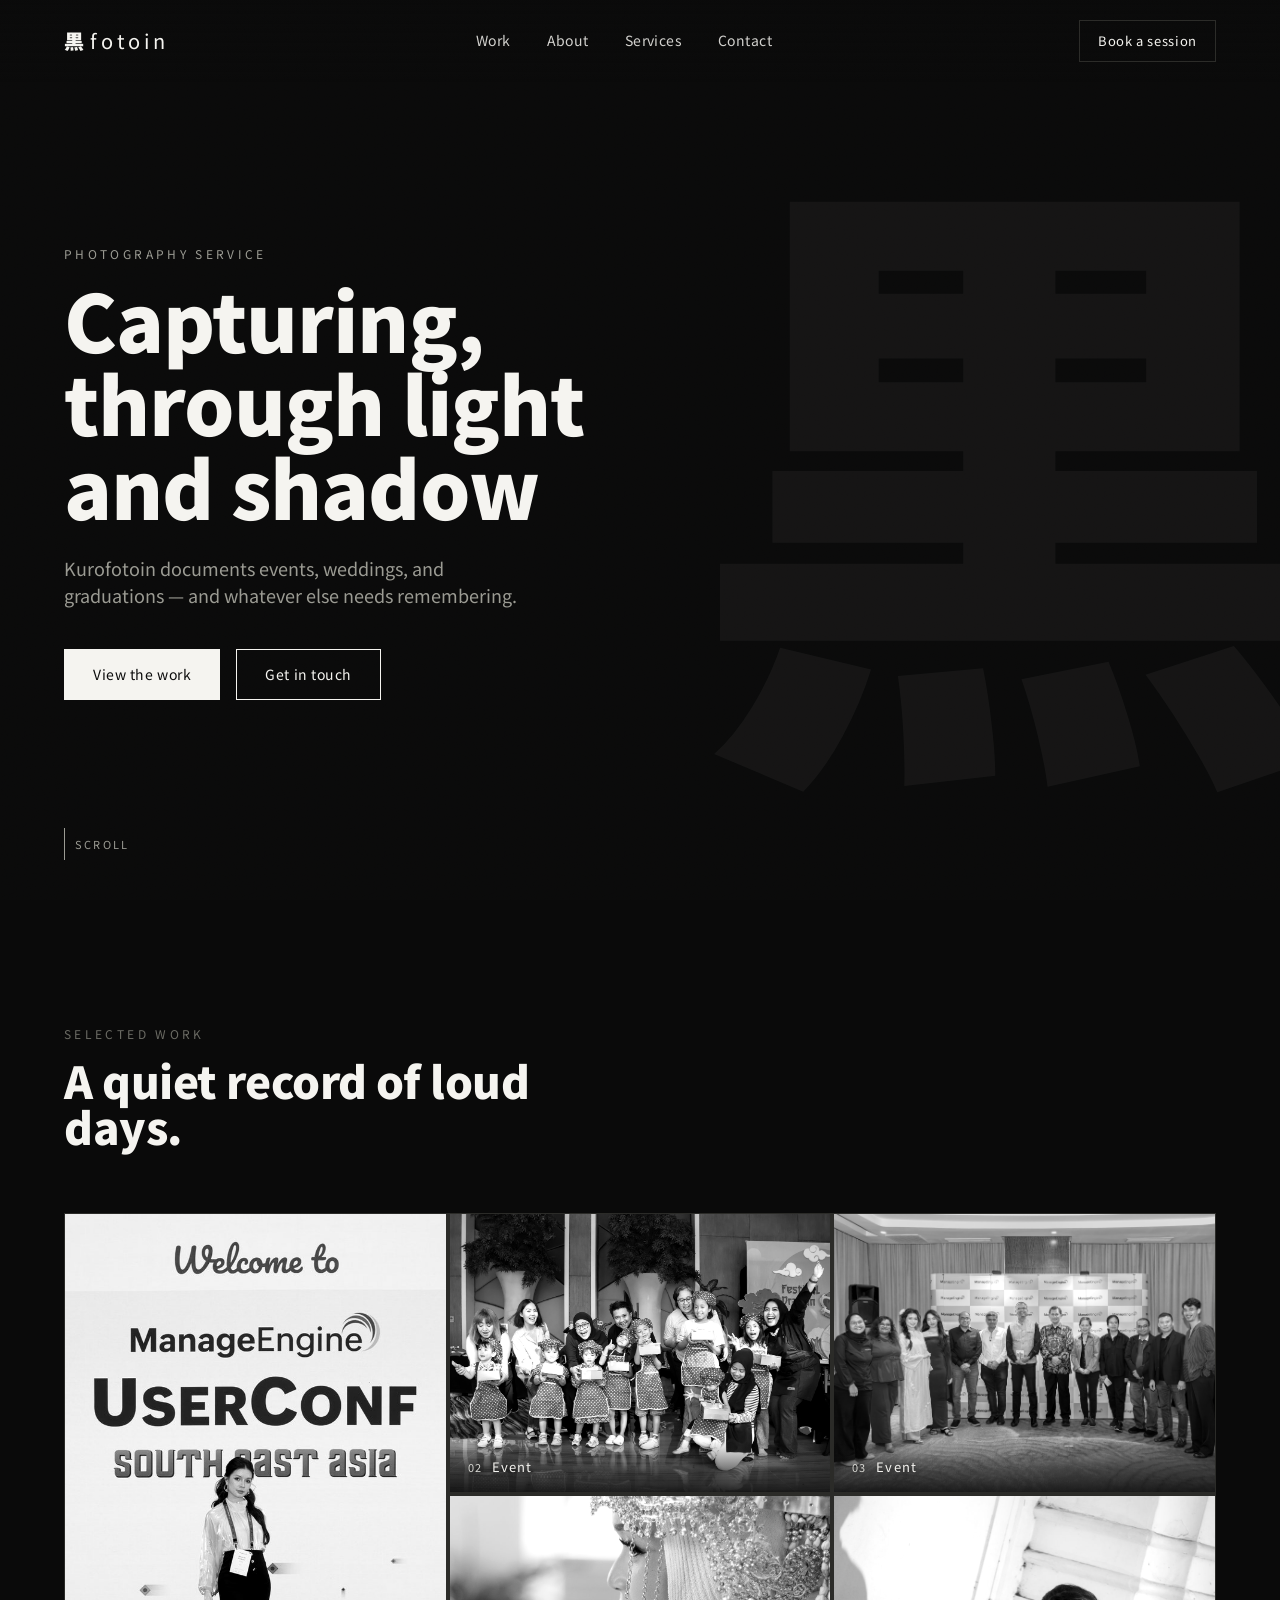
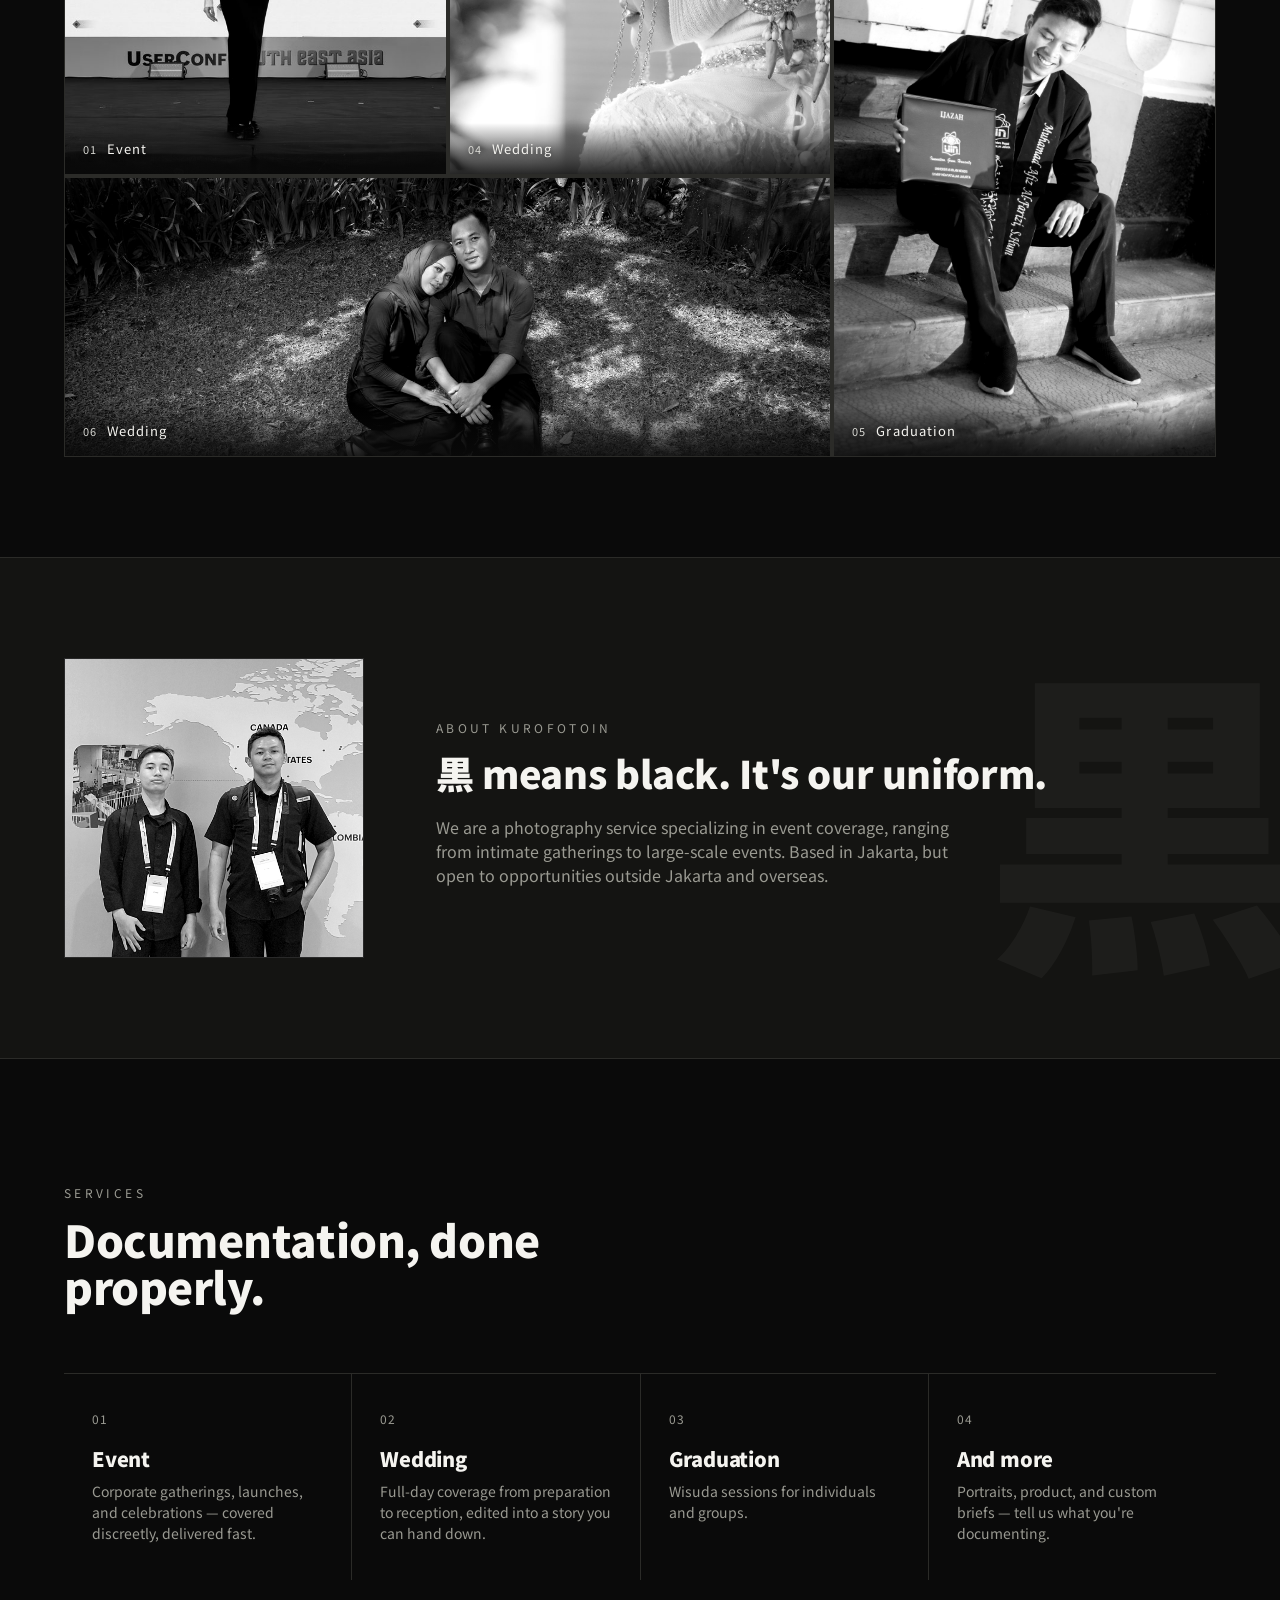
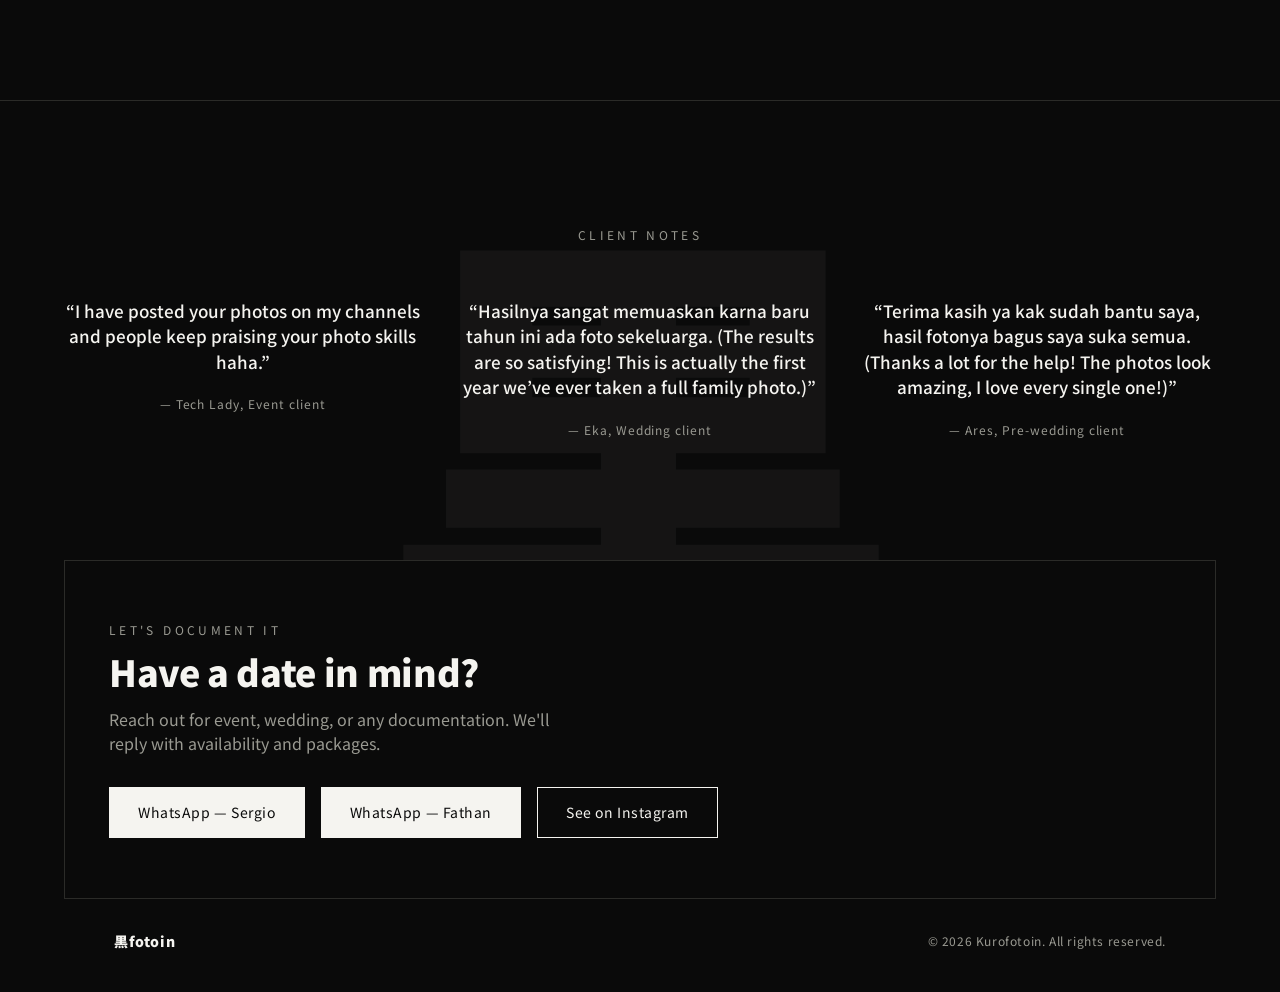
<file: index.html>
<!DOCTYPE html>
<html lang="en">
<head>
<meta charset="UTF-8">
<meta name="viewport" content="width=device-width, initial-scale=1.0">
<title>Kurofotoin — Photography Service</title>
<meta name="description" content="Kurofotoin is a photography service documenting events, weddings, and many more with precision and restraint.">
<link rel="icon" type="image/x-icon" href="assets/favicon.ico">
<link rel="icon" type="image/png" sizes="16x16" href="assets/favicon-16x16.png">
<link rel="icon" type="image/png" sizes="32x32" href="assets/favicon-32x32.png">
<link rel="icon" type="image/png" sizes="48x48" href="assets/favicon-48x48.png">
<link rel="apple-touch-icon" sizes="180x180" href="assets/apple-touch-icon.png">
<link rel="preconnect" href="https://fonts.googleapis.com">
<link rel="preconnect" href="https://fonts.gstatic.com" crossorigin>
<link href="https://fonts.googleapis.com/css2?family=Noto+Sans+JP:wght@400;500;700;900&display=swap" rel="stylesheet">
<link rel="stylesheet" href="style.css">
</head>
<body>

<div class="grain"></div>

<!-- NAV -->
<header class="nav" id="nav">
  <a href="#top" class="nav__mark">黒<span>fotoin</span></a>
  <nav class="nav__links">
    <a href="#work">Work</a>
    <a href="#about">About</a>
    <a href="#services">Services</a>
    <a href="#contact">Contact</a>
  </nav>
  <a href="#contact" class="nav__cta">Book a session</a>
  <button class="nav__toggle" id="navToggle" aria-label="Toggle menu" aria-expanded="false">
    <span></span><span></span>
  </button>
</header>

<!-- HERO -->
<section class="hero" id="top">
  <div class="hero__kanji" aria-hidden="true">黒</div>
  <div class="hero__inner">
    <p class="eyebrow">Photography Service</p>
    <h1 class="hero__title">Capturing,<br>through light<br>and shadow</h1>
    <p class="hero__sub">Kurofotoin documents events, weddings, and graduations — and whatever else needs remembering.</p>
    <div class="hero__actions">
      <a href="#work" class="btn btn--solid">View the work</a>
      <a href="#contact" class="btn btn--ghost">Get in touch</a>
    </div>
  </div>
  <a href="#work" class="hero__scroll" aria-hidden="true"><span></span> Scroll</a>
</section>

<!-- WORK -->
<section class="work" id="work">
  <div class="section__head">
    <p class="eyebrow eyebrow--dark">Selected Work</p>
    <h2>A quiet record of loud days.</h2>
  </div>

  <div class="grid">
    <figure class="frame frame--a" data-tag="Event">
      <img src="assets/work/work-02-event.jpg" alt="Speaker on stage at a corporate conference" loading="lazy">
      <figcaption><span>01</span> Event</figcaption>
    </figure>
    <figure class="frame frame--b" data-tag="Event">
      <img src="assets/work/work-03-event.jpg" alt="Group photo of families at a community event" loading="lazy">
      <figcaption><span>02</span> Event</figcaption>
    </figure>
    <figure class="frame frame--c" data-tag="Event">
      <img src="assets/work/work-05-event-wide.jpg" alt="Group photo of a corporate conference team" loading="lazy">
      <figcaption><span>03</span> Event</figcaption>
    </figure>
    <figure class="frame frame--d" data-tag="Wedding">
      <img src="assets/work/work-01-wedding.jpg" alt="Bride portrait with traditional headpiece, close up" loading="lazy">
      <figcaption><span>04</span> Wedding</figcaption>
    </figure>
    <figure class="frame frame--e" data-tag="Graduation">
      <img src="assets/work/work-04-graduation.jpg" alt="Graduate sitting on steps holding diploma" loading="lazy">
      <figcaption><span>05</span> Graduation</figcaption>
    </figure>
    <figure class="frame frame--f" data-tag="Wedding">
      <img src="assets/work/work-06-wedding.jpg" alt="Couple sitting together in a garden, prewedding session" loading="lazy">
      <figcaption><span>06</span> Wedding</figcaption>
    </figure>
  </div>
</section>

<!-- ABOUT -->
<section class="about" id="about">
  <div class="about__kanji" aria-hidden="true">黒</div>
  <div class="about__mark">
    <img src="assets/about-duo.jpg" alt="The two of us behind Kurofotoin on set" loading="lazy">
  </div>
  <div class="about__text">
    <p class="eyebrow">About Kurofotoin</p>
    <h2>黒 means black. It's our uniform.</h2>
    <p>We are a photography service specializing in event coverage, ranging from intimate gatherings to large-scale events. Based in Jakarta, but open to opportunities outside Jakarta and overseas.</p>
  </div>
</section>

<!-- SERVICES -->
<section class="services" id="services">
  <div class="section__head section__head--light">
    <p class="eyebrow eyebrow--dark">Services</p>
    <h2>Documentation, done properly.</h2>
  </div>
  <div class="services__grid">
    <div class="service">
      <span class="service__num">01</span>
      <h3>Event</h3>
      <p>Corporate gatherings, launches, and celebrations — covered discreetly, delivered fast.</p>
    </div>
    <div class="service">
      <span class="service__num">02</span>
      <h3>Wedding</h3>
      <p>Full-day coverage from preparation to reception, edited into a story you can hand down.</p>
    </div>
    <div class="service">
      <span class="service__num">03</span>
      <h3>Graduation</h3>
      <p>Wisuda sessions for individuals and groups.</p>
    </div>
    <div class="service">
      <span class="service__num">04</span>
      <h3>And more</h3>
      <p>Portraits, product, and custom briefs — tell us what you're documenting.</p>
    </div>
  </div>
</section>

<!-- TESTIMONIALS -->
<section class="testimonials">
  <div class="hero__kanji hero__kanji--light" aria-hidden="true">黒</div>
  <p class="eyebrow">Client Notes</p>
  <div class="testimonials__list">
    <blockquote>
      <p>“I have posted your photos on my channels and people keep praising your photo skills haha.”</p>
      <cite>— Tech Lady, Event client</cite>
    </blockquote>
    <blockquote>
      <p>“Hasilnya sangat memuaskan karna baru tahun ini ada foto sekeluarga. (The results are so satisfying! This is actually the first year we’ve ever taken a full family photo.)”</p>
      <cite>— Eka, Wedding client</cite>
    </blockquote>
    <blockquote>
      <p>“Terima kasih ya kak sudah bantu saya, hasil fotonya bagus saya suka semua. (Thanks a lot for the help! The photos look amazing, I love every single one!)”</p>
      <cite>— Ares, Pre-wedding client</cite>
    </blockquote>
  </div>
</section>

<!-- CONTACT -->
<section class="contact" id="contact">
  <div class="contact__card">
    <div class="contact__right">
      <p class="eyebrow">Let's document it</p>
      <h2>Have a date in mind?</h2>
      <p class="contact__sub">Reach out for event, wedding, or any documentation. We'll reply with availability and packages.</p>
      <div class="contact__actions">
        <a href="https://wa.me/6287777003015" class="btn btn--solid" target="_blank" rel="noopener">WhatsApp — Sergio</a>
        <a href="https://wa.me/6289525091951" class="btn btn--solid" target="_blank" rel="noopener">WhatsApp — Fathan</a>
        <a href="https://instagram.com/kurofotoin" class="btn btn--ghost" target="_blank" rel="noopener">See on Instagram</a>
      </div>
    </div>
  </div>
</section>

<footer class="footer">
  <p>黒fotoin</p>
  <p>© <span id="year"></span> Kurofotoin. All rights reserved.</p>
</footer>

<script src="script.js"></script>
</body>
</html>
</file>
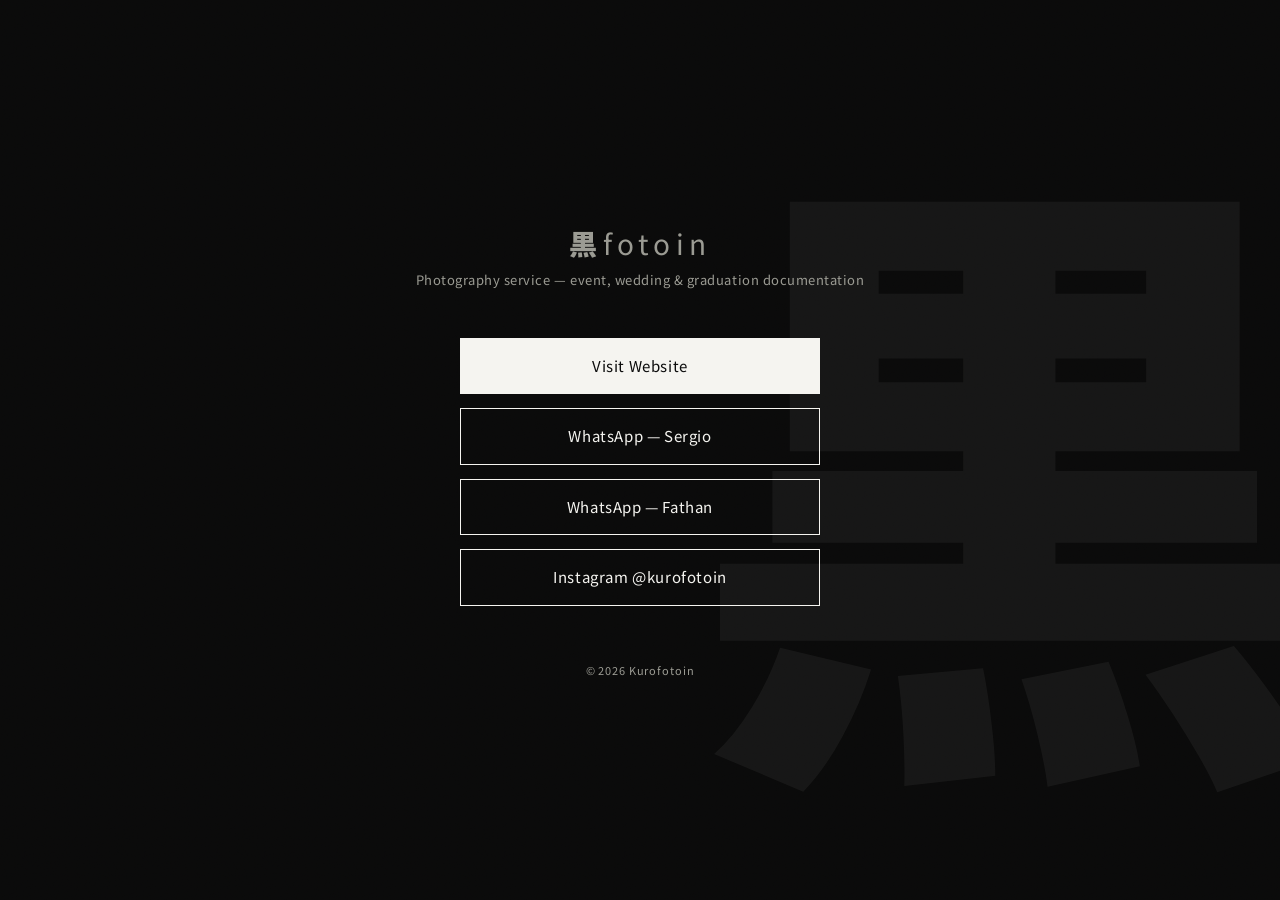
<file: links/index.html>
<!DOCTYPE html>
<html lang="en">
<head>
<meta charset="UTF-8">
<meta name="viewport" content="width=device-width, initial-scale=1.0">
<title>黒fotoin — Links</title>
<meta name="description" content="Contact and links for Kurofotoin photography service.">
<link rel="icon" type="image/x-icon" href="../assets/favicon.ico">
<link rel="icon" type="image/png" sizes="32x32" href="../assets/favicon-32x32.png">
<link rel="apple-touch-icon" sizes="180x180" href="../assets/apple-touch-icon.png">
<link rel="preconnect" href="https://fonts.googleapis.com">
<link rel="preconnect" href="https://fonts.gstatic.com" crossorigin>
<link href="https://fonts.googleapis.com/css2?family=Noto+Sans+JP:wght@400;500;700;900&display=swap" rel="stylesheet">
<link rel="stylesheet" href="../style.css">
<style>
  .links-page{
    min-height:100vh; display:flex; flex-direction:column; align-items:center; justify-content:center;
    padding:80px 24px; position:relative; overflow:hidden; text-align:center;
  }
  .links-page .hero__kanji{ opacity:0.05; }
  .links-page__mark{
    font-family:var(--font-display); font-weight:900; font-size:28px;
    position:relative; margin-bottom:6px;
  }
  .links-page__mark span{ font-weight:400; letter-spacing:0.18em; margin-left:6px; }
  .links-page__tagline{
    position:relative; font-size:13px; color:var(--mid);
    letter-spacing:0.04em; margin-bottom:48px;
  }
  .links-page__list{
    position:relative; width:100%; max-width:360px;
    display:flex; flex-direction:column; gap:14px;
  }
  .links-page__list .btn{ width:100%; padding:16px 24px; font-size:15px; }
  .links-page__footer{
    position:relative; margin-top:56px; font-size:11px; letter-spacing:0.08em;
    color:var(--mid);
  }
</style>
</head>
<body>

<div class="grain"></div>

<section class="links-page">
  <div class="hero__kanji" aria-hidden="true">黒</div>

  <p class="links-page__mark">黒<span>fotoin</span></p>
  <p class="links-page__tagline">Photography service — event, wedding &amp; graduation documentation</p>

  <div class="links-page__list">
    <a href="https://kurofotoin.github.io/" class="btn btn--solid">Visit Website</a>
    <a href="https://wa.me/6287777003015" class="btn btn--ghost" target="_blank" rel="noopener">WhatsApp — Sergio</a>
    <a href="https://wa.me/6289525091951" class="btn btn--ghost" target="_blank" rel="noopener">WhatsApp — Fathan</a>
    <a href="https://instagram.com/kurofotoin" class="btn btn--ghost" target="_blank" rel="noopener">Instagram @kurofotoin</a>
  </div>

  <p class="links-page__footer">© <span id="year"></span> Kurofotoin</p>
</section>

<script>
  document.getElementById('year').textContent = new Date().getFullYear();
</script>
</body>
</html>
</file>
<file: style.css>
/* ---------------------------------
   Kurofotoin — Tokens
--------------------------------- */
:root{
  --ink: #0a0a0a;
  --ink-soft: #141412;
  --paper: #f5f4f0;
  --paper-dim: #e9e7e0;
  --mid: #9a9a92;
  --mid-on-light: #6b6b64;
  --line: #2b2b28;
  --line-light: #d8d6cd;

  --font-display: "Noto Sans JP", sans-serif;
  --font-body: "Noto Sans JP", sans-serif;

  --wrap: 1180px;
  --pad: clamp(24px, 5vw, 64px);
}

*{ box-sizing:border-box; margin:0; padding:0; }
html{ scroll-behavior:smooth; }
body{
  background:var(--ink);
  color:var(--paper);
  font-family:var(--font-body);
  font-weight:400;
  line-height:1.5;
  -webkit-font-smoothing:antialiased;
  overflow-x:hidden;
}
img{ max-width:100%; display:block; }
a{ color:inherit; text-decoration:none; }
h1,h2,h3{ font-family:var(--font-display); font-weight:900; line-height:1.05; letter-spacing:-0.01em; }
p{ color:var(--mid); }

.eyebrow{
  font-size:12px;
  letter-spacing:0.28em;
  text-transform:uppercase;
  color:var(--mid);
  margin-bottom:14px;
  display:inline-block;
}
.eyebrow--dark{ color:var(--mid-on-light); }

/* film grain overlay */
.grain{
  position:fixed; inset:0; pointer-events:none; z-index:999;
  opacity:0.05; mix-blend-mode:overlay;
  background-image:url("data:image/svg+xml,%3Csvg xmlns='http://www.w3.org/2000/svg' width='120' height='120'%3E%3Cfilter id='n'%3E%3CfeTurbulence type='fractalNoise' baseFrequency='0.9' numOctaves='2' stitchTiles='stitch'/%3E%3C/filter%3E%3Crect width='100%25' height='100%25' filter='url(%23n)'/%3E%3C/svg%3E");
}

/* buttons */
.btn{
  display:inline-flex; align-items:center; justify-content:center;
  padding:14px 28px; font-size:14px; letter-spacing:0.04em;
  border:1px solid currentColor; white-space:nowrap;
  transition:background .25s ease, color .25s ease, border-color .25s ease;
}
.btn--solid{ background:var(--paper); color:var(--ink); border-color:var(--paper); }
.btn--solid:hover{ background:transparent; color:var(--paper); }
.btn--ghost{ color:var(--paper); }
.btn--ghost:hover{ background:var(--paper); color:var(--ink); }

/* ---------------------------------
   Nav
--------------------------------- */
.nav{
  position:fixed; top:0; left:0; right:0; z-index:100;
  display:flex; align-items:center; justify-content:space-between;
  padding:20px var(--pad);
  background:linear-gradient(to bottom, rgba(10,10,10,0.85), rgba(10,10,10,0));
}
.nav__mark{ font-size:20px; font-weight:900; letter-spacing:0.02em; }
.nav__mark span{ font-weight:400; letter-spacing:0.18em; margin-left:6px; }
.nav__links{ display:flex; gap:36px; font-size:14px; letter-spacing:0.03em; }
.nav__links a{ opacity:0.85; transition:opacity .2s; }
.nav__links a:hover{ opacity:1; }
.nav__cta{ font-size:13px; letter-spacing:0.05em; border:1px solid var(--line); padding:10px 18px; transition:background .2s,color .2s; }
.nav__cta:hover{ background:var(--paper); color:var(--ink); }
.nav__toggle{ display:none; flex-direction:column; gap:5px; background:none; border:0; cursor:pointer; }
.nav__toggle span{ width:22px; height:1px; background:var(--paper); }

/* ---------------------------------
   Hero
--------------------------------- */
.hero{
  position:relative;
  min-height:100vh;
  display:flex; flex-direction:column; justify-content:center;
  padding:120px var(--pad) 80px;
  overflow:hidden;
}
.hero__kanji{
  position:absolute; right:-4vw; top:50%; transform:translateY(-50%);
  font-size:min(60vw, 640px); font-weight:900; line-height:1;
  color:var(--paper); opacity:0.045; pointer-events:none; user-select:none;
}
.hero__inner{ max-width:640px; position:relative; }
.hero__title{ font-size:clamp(40px, 6.2vw, 84px); margin-bottom:28px; }
.hero__sub{ font-size:clamp(15px, 1.6vw, 18px); max-width:480px; margin-bottom:40px; }
.hero__actions{ display:flex; gap:16px; flex-wrap:wrap; }
.hero__scroll{
  position:absolute; bottom:40px; left:var(--pad);
  display:flex; align-items:center; gap:10px;
  font-size:11px; letter-spacing:0.2em; text-transform:uppercase; color:var(--mid);
}
.hero__scroll span{
  width:1px; height:32px; background:var(--mid); position:relative; overflow:hidden;
}
.hero__scroll span::after{
  content:""; position:absolute; top:-100%; left:0; width:100%; height:100%;
  background:var(--paper); animation:scrollLine 2s ease-in-out infinite;
}
@keyframes scrollLine{ to{ top:100%; } }

/* ---------------------------------
   Work / Portfolio
--------------------------------- */
.work{ padding:120px var(--pad) 100px; }
.section__head{ max-width:560px; margin-bottom:64px; }
.section__head h2, .work h2{ font-size:clamp(28px, 4vw, 44px); color:var(--paper); }

.grid{
  display:grid;
  grid-template-columns:repeat(3, 1fr);
  grid-template-rows:repeat(3, 280px);
  gap:2px;
  background:var(--line);
}
.frame{ position:relative; background:#1c1c19; border:1px solid var(--line); overflow:hidden; }
.frame--a{ grid-column:1; grid-row:1 / 3; }
.frame--b{ grid-column:2; grid-row:1; }
.frame--c{ grid-column:3; grid-row:1; }
.frame--d{ grid-column:2; grid-row:2; }
.frame--e{ grid-column:3; grid-row:2 / 4; }
.frame--f{ grid-column:1 / 3; grid-row:3; }
.frame__ph{
  position:absolute; inset:0;
  background:
    repeating-linear-gradient(135deg, #232320 0px, #232320 2px, #1c1c19 2px, #1c1c19 40px);
  transition:transform .6s ease;
}
.frame:hover .frame__ph{ transform:scale(1.04); }
.frame img{
  position:absolute; inset:0; width:100%; height:100%;
  object-fit:cover; object-position:center;
  filter:grayscale(1) contrast(1.02);
  transition:transform .6s ease;
}
.frame:hover img{ transform:scale(1.04); }
.frame--f img{ object-position:center 30%; }
.frame--e img{ object-position:center 15%; }
.frame__pending{
  position:absolute; top:50%; left:50%; transform:translate(-50%,-50%);
  display:flex; flex-direction:column; align-items:center; gap:8px;
  font-size:10px; letter-spacing:0.18em; text-transform:uppercase; color:var(--mid);
  text-align:center; pointer-events:none;
}
.frame__pending svg{ width:22px; height:22px; opacity:0.6; }
.frame figcaption{
  position:absolute; left:0; bottom:0; right:0;
  display:flex; align-items:baseline; gap:10px;
  padding:16px 18px; font-size:13px; letter-spacing:0.08em;
  color:var(--paper);
  text-shadow:0 1px 6px rgba(0,0,0,0.6);
  background:linear-gradient(to top, rgba(10,10,10,0.88) 0%, rgba(10,10,10,0.55) 45%, rgba(10,10,10,0) 100%);
}
.frame figcaption span{ color:#d8d8d3; font-size:11px; text-shadow:0 1px 6px rgba(0,0,0,0.7); }
.work__note{ margin-top:28px; font-size:13px; color:var(--mid); }
.work__note code{ color:var(--paper); }
.work__note--light{ color:var(--mid-on-light); }

/* ---------------------------------
   About
--------------------------------- */
.about{
  position:relative; overflow:hidden;
  display:grid; grid-template-columns:minmax(240px, 300px) 1fr; gap:72px; align-items:center;
  padding:100px var(--pad); background:var(--ink-soft);
  border-top:1px solid var(--line); border-bottom:1px solid var(--line);
}
.about__kanji{
  position:absolute; right:-2vw; top:50%; transform:translateY(-50%);
  font-size:min(26vw, 320px); font-weight:900; line-height:1;
  font-family:var(--font-display);
  color:var(--paper); opacity:0.04; pointer-events:none; user-select:none;
  z-index:0;
}
.about__mark, .about__text{ position:relative; z-index:1; }
.about__mark{ align-self:start; }
.about__mark img{
  width:100%; max-width:300px;
  aspect-ratio:1/1; object-fit:cover;
  filter:grayscale(1) contrast(1.02);
  border:1px solid var(--line);
}
.about__text h2{ font-size:clamp(26px, 3.4vw, 38px); color:var(--paper); margin-bottom:22px; }
.about__text p{ margin-bottom:16px; max-width:520px; }

/* ---------------------------------
   Services
--------------------------------- */
.services{ background:var(--ink); color:var(--paper); padding:120px var(--pad); }
.services .eyebrow--dark{ color:var(--mid); }
.section__head--light h2{ color:var(--paper); }
.services__grid{
  display:grid; grid-template-columns:repeat(4, 1fr); gap:1px;
  background:var(--line); border-top:1px solid var(--line);
}
.service{ background:var(--ink); padding:36px 28px; }
.service__num{ display:block; font-size:12px; color:var(--mid); letter-spacing:0.1em; margin-bottom:20px; }
.service h3{ color:var(--paper); font-size:20px; margin-bottom:12px; }
.service p{ color:var(--mid); font-size:14px; }

/* ---------------------------------
   Testimonials
--------------------------------- */
.testimonials{
  position:relative; padding:120px var(--pad); text-align:center; overflow:hidden;
  border-top:1px solid var(--line);
}
.hero__kanji--light{ left:50%; right:auto; top:20%; transform:translate(-50%,0); font-size:min(70vw,520px); }
.testimonials .eyebrow{ position:relative; }
.testimonials__list{
  position:relative;
  display:grid; grid-template-columns:repeat(3,1fr); gap:40px;
  max-width:var(--wrap); margin:40px auto 0;
}
.testimonials blockquote p{
  font-family:var(--font-display); font-weight:500; color:var(--paper);
  font-size:17px; line-height:1.5; margin-bottom:16px;
}
.testimonials cite{ font-size:12px; letter-spacing:0.08em; color:var(--mid); font-style:normal; }

/* ---------------------------------
   Contact
--------------------------------- */
.contact{ background:var(--ink); color:var(--paper); padding:0 var(--pad) 0; }
.contact__card{
  max-width:var(--wrap); margin:0 auto;
  border:1px solid var(--line);
}
.contact__right{ padding:60px 44px; display:flex; flex-direction:column; justify-content:center; }
.contact__right h2{ font-size:clamp(26px,3.4vw,36px); color:var(--paper); margin-bottom:16px; }
.contact__sub{ margin-bottom:32px; max-width:460px; }
.contact__actions{ display:flex; gap:16px; flex-wrap:wrap; }
.contact__right .btn{ width:fit-content; }

/* ---------------------------------
   Footer
--------------------------------- */
.footer{
  background:var(--ink); color:var(--paper);
  display:flex; align-items:center; justify-content:space-between;
  padding:32px var(--pad) 40px; font-size:12px; letter-spacing:0.05em; color:var(--mid);
  max-width:var(--wrap); margin:0 auto;
}
.footer p:first-child{ font-family:var(--font-display); font-weight:900; color:var(--paper); font-size:14px; }

/* ---------------------------------
   Scroll reveal
--------------------------------- */
[data-reveal]{ opacity:0; transform:translateY(24px); transition:opacity .7s ease, transform .7s ease; }
[data-reveal].is-visible{ opacity:1; transform:none; }

/* ---------------------------------
   Responsive
--------------------------------- */
@media (max-width: 900px){
  .hero{ min-height:auto; justify-content:flex-start; padding-top:140px; padding-bottom:180px; }
  .hero__scroll{ bottom:90px; }
  .nav__links, .nav__cta{ display:none; }
  .nav__toggle{ display:flex; }
  .nav--open{ background:var(--ink); flex-direction:column; align-items:flex-start; gap:20px; padding-bottom:28px; }
  .nav--open .nav__links{
    display:flex; flex-direction:column; gap:18px; font-size:16px;
  }
  .nav--open .nav__cta{ display:inline-flex; }
  .about{ grid-template-columns:1fr; }
  .about__mark{ max-width:220px; }
  .about__kanji{ display:none; }
  .services__grid{ grid-template-columns:repeat(2,1fr); }
  .testimonials__list{ grid-template-columns:1fr; gap:36px; }
  .contact__right{ padding:44px 28px; }
  .grid{
    grid-template-columns:repeat(2,1fr);
    grid-template-rows:none;
    grid-auto-rows:auto;
  }
  .frame{ aspect-ratio:4 / 3; }
  .frame--a, .frame--b, .frame--c, .frame--d, .frame--e, .frame--f{
    grid-column:auto; grid-row:auto;
  }
}
@media (max-width: 560px){
  .services__grid{ grid-template-columns:1fr; }
  .grid{ grid-template-columns:1fr; }
  .frame{ aspect-ratio:16 / 10; }
  .footer{ flex-direction:column; gap:8px; align-items:flex-start; }
}
</file>
